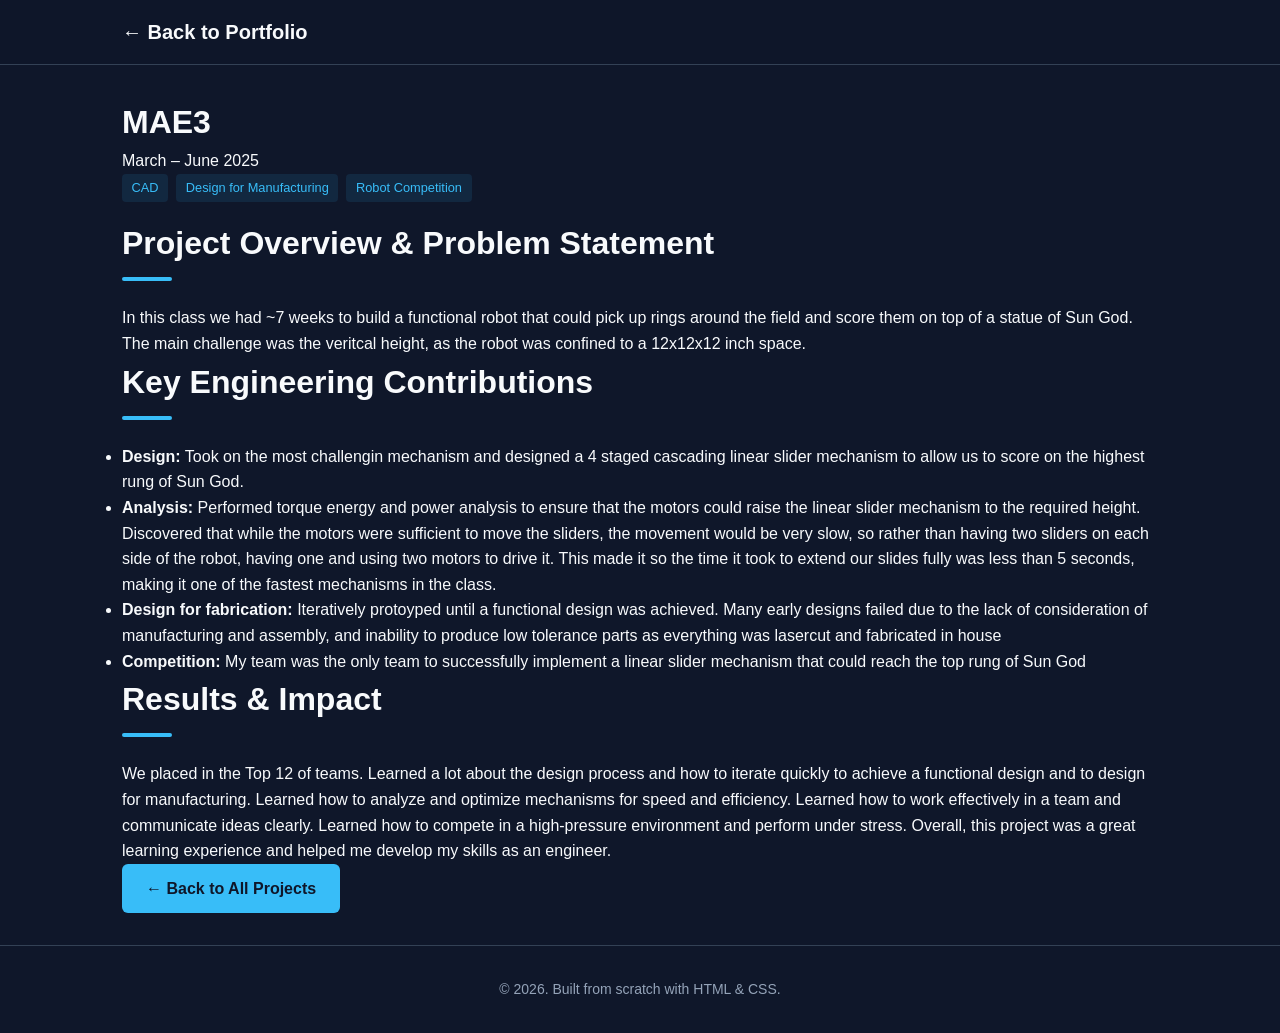
<file: project1.html>
<!DOCTYPE html>
<html lang="en">
<head>
  <meta charset="UTF-8">
  <meta name="viewport" content="width=device-width, initial-scale=1.0">
  <title>MAE3 | Portfolio</title>
  <link rel="stylesheet" href="style.css">
</head>
<body>

  <!-- Header / Navigation -->
  <header>
    <nav class="navbar">
      <a href="index.html" class="logo">← Back to Portfolio</a>
    </nav>
  </header>

  <!-- Main Project Article -->
  <main class="section project-detail">
    
    <!-- Title & Overview Header -->
    <div class="project-header">
      <h1>MAE3</h1>
      <p class="subtitle"> March – June 2025 </p>
      
      <div class="tags">
        <span class="tag">CAD</span>
        <span class="tag">Design for Manufacturing</span>
        <span class="tag">Robot Competition</span>
      </div>
    </div>


    <!-- Detailed Content Layout -->
    <div class="project-content">
      
      <!-- Section 1: Context & Problem -->
      <h2>Project Overview & Problem Statement</h2>
      <p>In this class we had ~7 weeks to build a functional robot that could pick up rings around the field and score them on top of a statue of Sun God. The main challenge was the veritcal height, as the robot was confined to a 12x12x12 inch space.  </p>

      <!-- Section 2: Key Engineering Contributions -->
      <h2>Key Engineering Contributions</h2>
      <ul>
        <li><strong>Design:</strong> Took on the most challengin mechanism and designed a 4 staged cascading linear slider mechanism to allow us to score on the highest rung of Sun God.</li>
        <li><strong>Analysis:</strong> Performed torque energy and power analysis to ensure that the motors could raise the linear slider mechanism to the required height. Discovered that while the motors were sufficient to move the sliders, the movement would be very slow, so rather than having two sliders on each side of the robot, having one and using two motors to drive it. This made it so the time it took to extend our slides fully was less than 5 seconds, making it one of the fastest mechanisms in the class.</li>
        <li><strong>Design for fabrication:</strong> Iteratively protoyped until a functional design was achieved. Many early designs failed due to the lack of consideration of manufacturing and assembly, and inability to produce low tolerance parts as everything was lasercut and fabricated in house</li>
        <li><strong>Competition:</strong> My team was the only team to successfully implement a linear slider mechanism that could reach the top rung of Sun God</li>
      </ul>

      <!-- Section 3: Outcomes / Next Steps -->
      <h2>Results & Impact</h2>
      <p> 
        We placed in the Top 12 of teams. Learned a lot about the design process and how to iterate quickly to achieve a functional design and to design for manufacturing. Learned how to analyze and optimize mechanisms for speed and efficiency. Learned how to work effectively in a team and communicate ideas clearly. Learned how to compete in a high-pressure environment and perform under stress. Overall, this project was a great learning experience and helped me develop my skills as an engineer.
      </p>

    </div>

    <!-- Back Button Footer -->
    <div class="project-footer">
      <a href="index.html#projects" class="btn">&larr; Back to All Projects</a>
    </div>

  </main>

  <footer>
    <p>&copy; 2026. Built from scratch with HTML & CSS.</p>
  </footer>

</body>
</html>
</file>
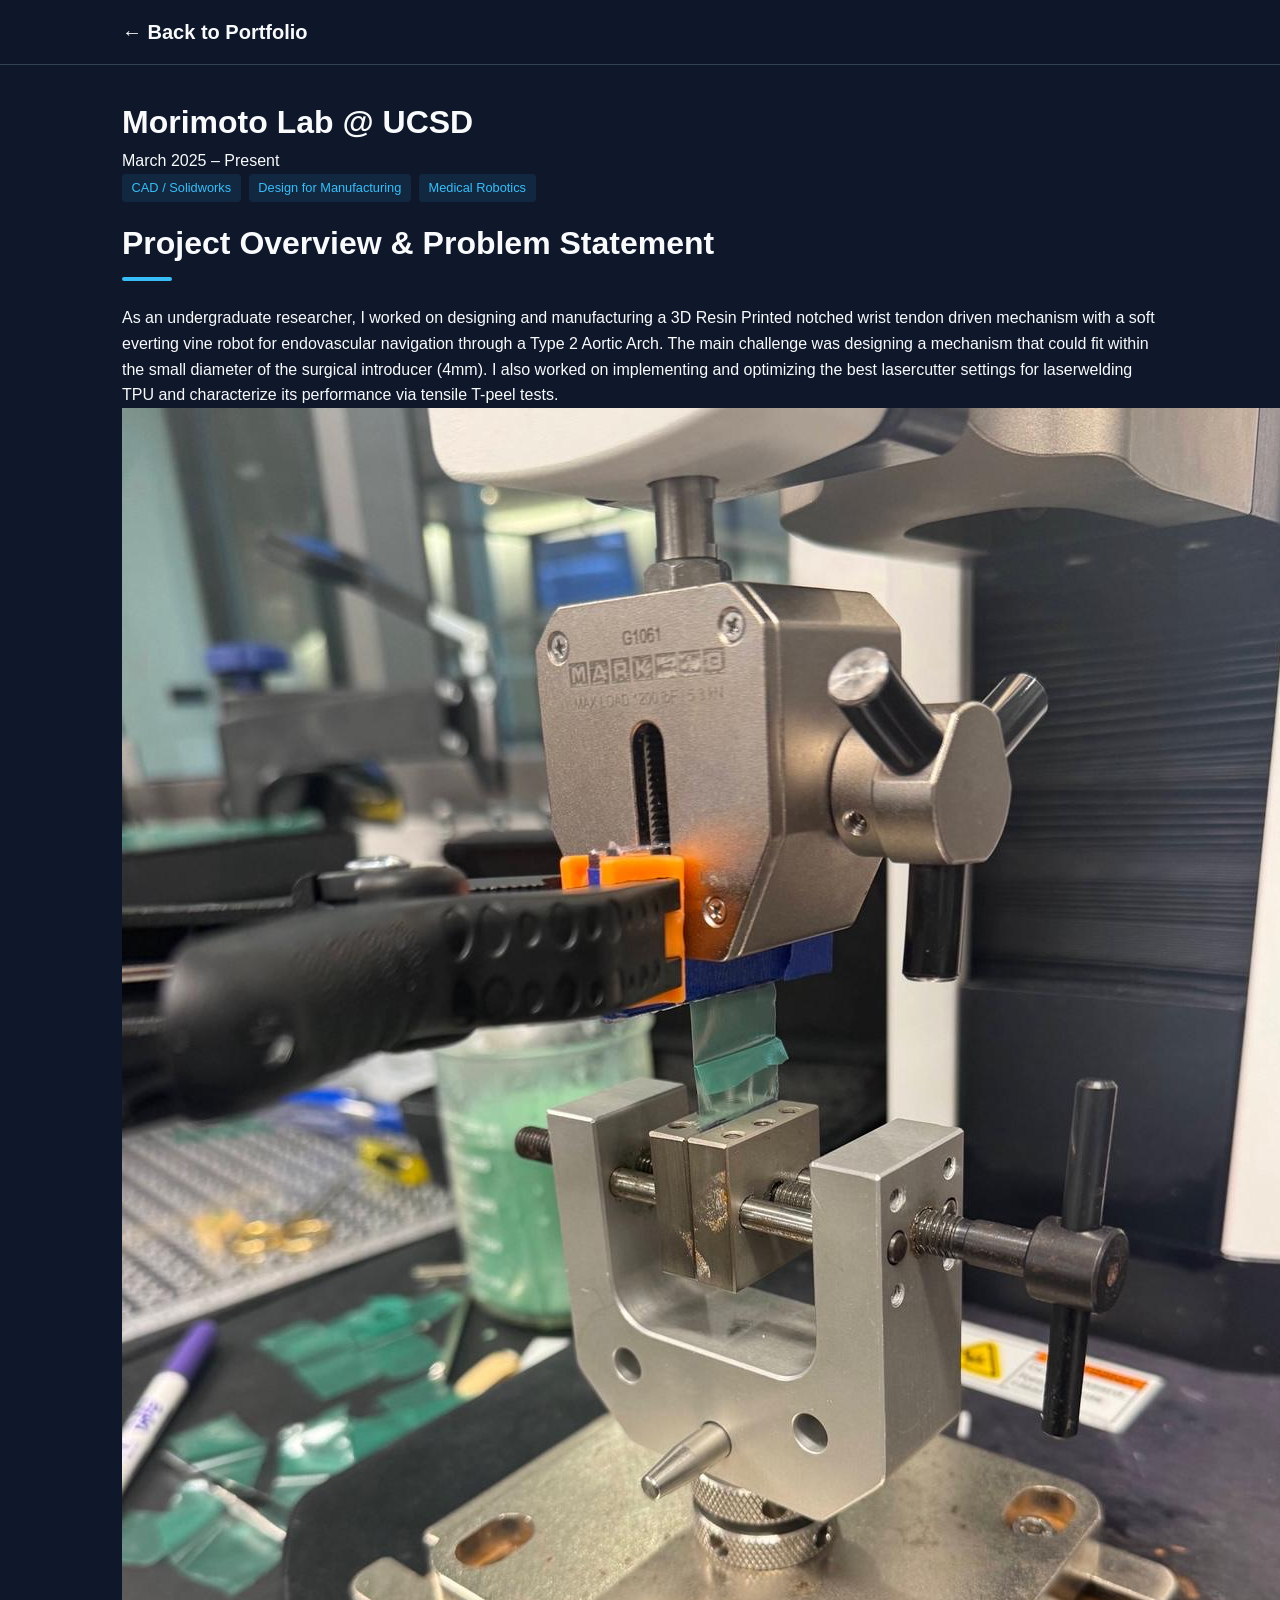
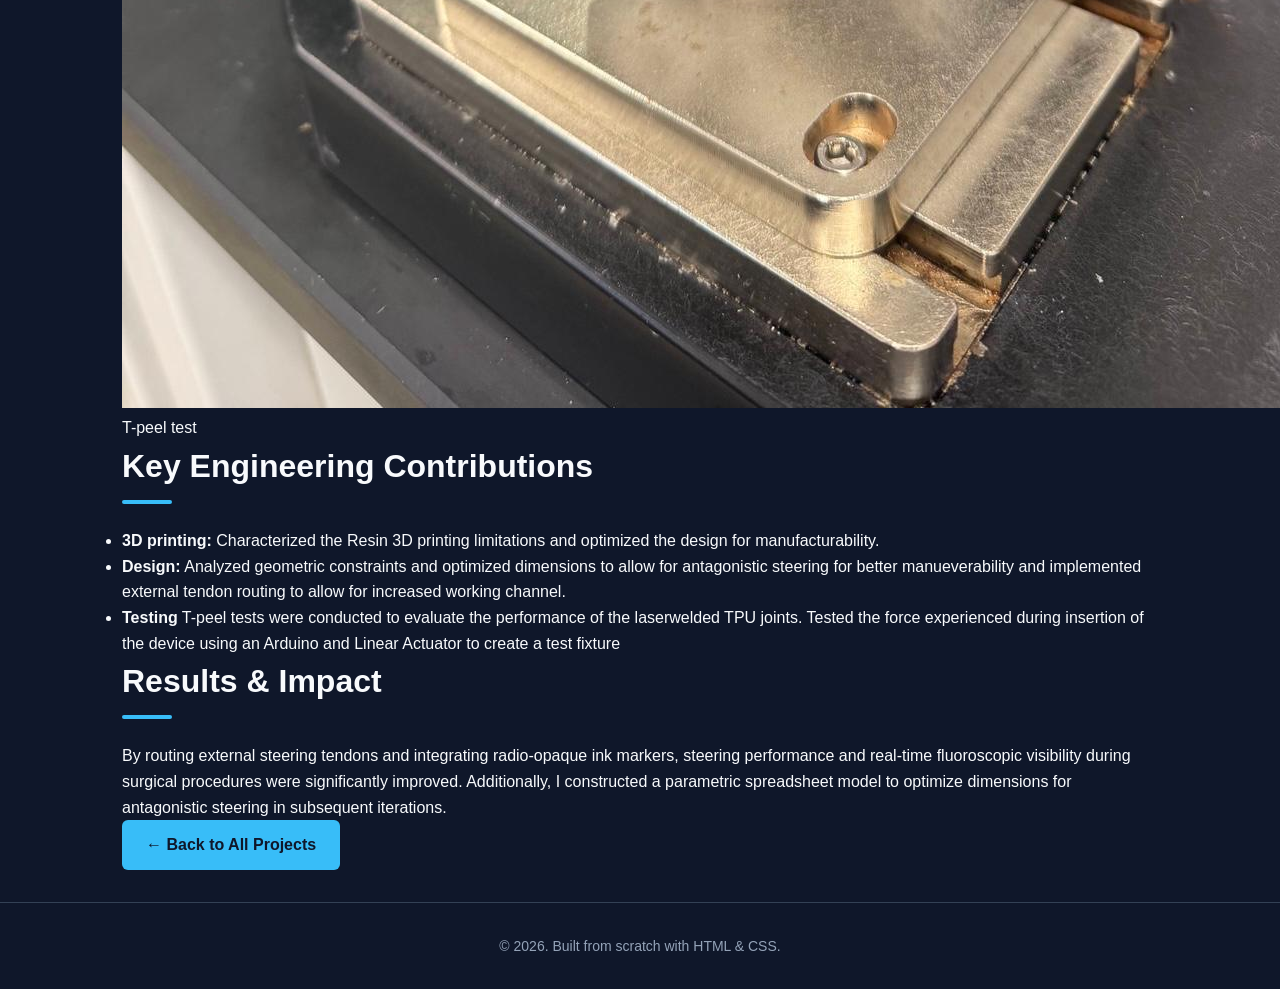
<file: project2.html>
<!DOCTYPE html>
<html lang="en">
<head>
  <meta charset="UTF-8">
  <meta name="viewport" content="width=device-width, initial-scale=1.0">
  <title> Surgical Robotics Lab | Portfolio</title>
  <link rel="stylesheet" href="style.css">
</head>
<body>

  <!-- Header / Navigation -->
  <header>
    <nav class="navbar">
      <a href="index.html" class="logo">← Back to Portfolio</a>
    </nav>
  </header>

  <!-- Main Project Article -->
  <main class="section project-detail">
    
    <!-- Title & Overview Header -->
    <div class="project-header">
      <h1>Morimoto Lab @ UCSD</h1>
      <p class="subtitle"> March 2025 – Present </p>
      
      <div class="tags">
        <span class="tag">CAD / Solidworks</span>
        <span class="tag">Design for Manufacturing</span>
        <span class="tag">Medical Robotics</span>
      </div>
    </div>

    <!-- Detailed Content Layout -->
    <div class="project-content">
      
      <!-- Section 1: Context & Problem -->
      <h2>Project Overview & Problem Statement</h2>
      <p>
        As an undergraduate researcher, I worked on designing and manufacturing a 3D Resin Printed notched wrist tendon driven mechanism with a soft everting vine robot for endovascular navigation through a Type 2 Aortic Arch. The main challenge was designing a mechanism that could fit within the small diameter of the surgical introducer (4mm). I also worked on implementing and optimizing the best lasercutter settings for laserwelding TPU and characterize its performance via tensile T-peel tests. </p>
      <!-- Image Grid / Visuals -->
      <div class="image-grid">
        <figure>
          <img src="images/tensiletesting.jpeg" alt="T-peel test setup for laserwelded TPU">
          <figcaption>T-peel test</figcaption>
        </figure>
      </div>

      <!-- Section 2: Key Engineering Contributions -->
      <h2>Key Engineering Contributions</h2>
      <ul>
        <li><strong>3D printing:</strong> Characterized the Resin 3D printing limitations and optimized the design for manufacturability.</li>
        <li><strong>Design:</strong> Analyzed geometric constraints and optimized dimensions to allow for antagonistic steering for better manueverability and implemented external tendon routing to allow for increased working channel. </li>
        <li><strong>Testing</strong> T-peel tests were conducted to evaluate the performance of the laserwelded TPU joints. Tested the force experienced during insertion of the device using an Arduino and Linear Actuator to create a test fixture</li>
      </ul>

      <!-- Section 3: Outcomes / Next Steps -->
      <h2>Results & Impact</h2>
      <p>
        By routing external steering tendons and integrating radio-opaque ink markers, steering performance and real-time fluoroscopic visibility during surgical procedures were significantly improved. Additionally, I constructed a parametric spreadsheet model to optimize dimensions for antagonistic steering in subsequent iterations.
      </p>

    </div>

    <!-- Back Button Footer -->
    <div class="project-footer">
      <a href="index.html#projects" class="btn">&larr; Back to All Projects</a>
    </div>

  </main>

  <footer>
    <p>&copy; 2026. Built from scratch with HTML & CSS.</p>
  </footer>

</body>
</html>
</file>
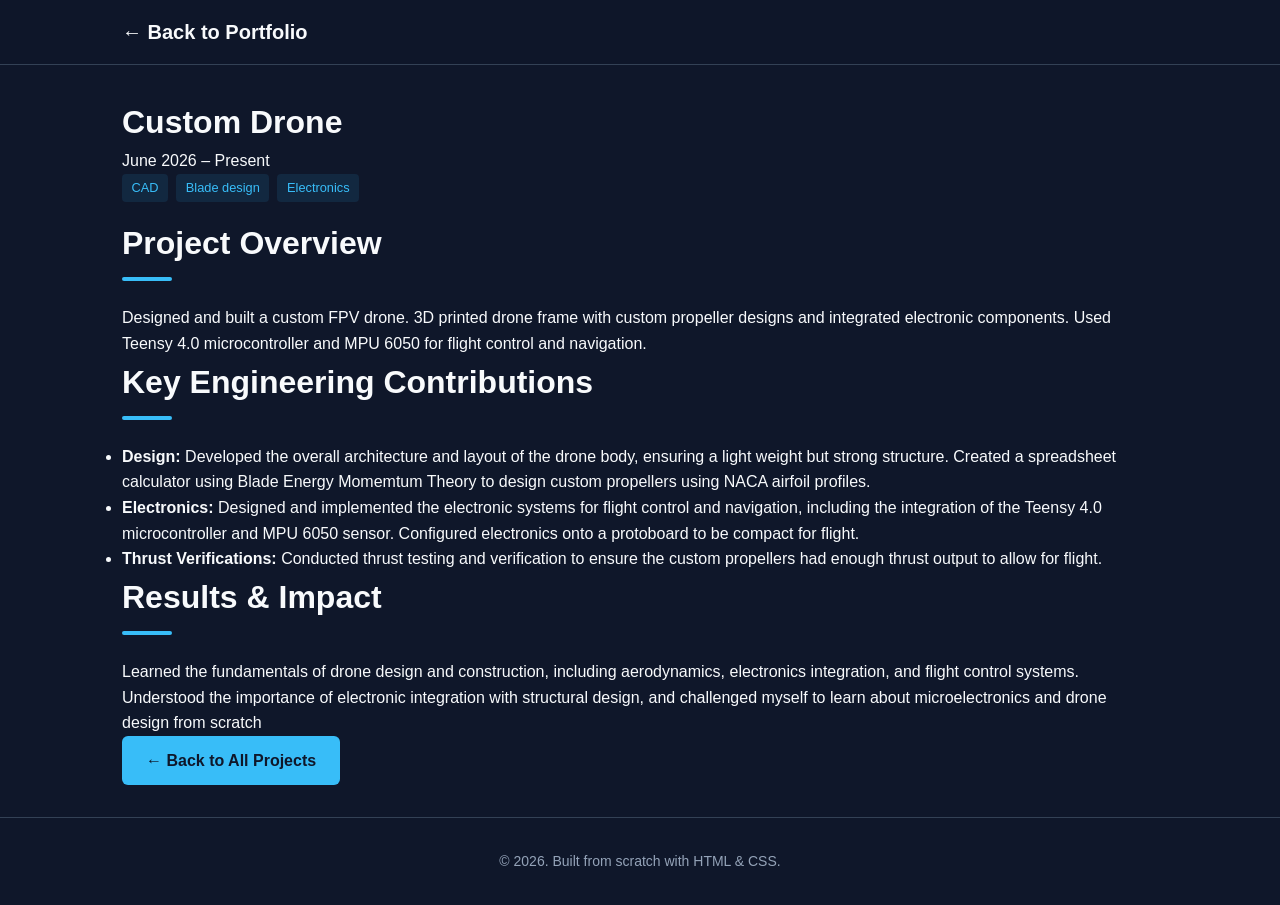
<file: project3.html>
<!DOCTYPE html>
<html lang="en">
<head>
  <meta charset="UTF-8">
  <meta name="viewport" content="width=device-width, initial-scale=1.0">
  <title>Custom drone | Portfolio</title>
  <link rel="stylesheet" href="style.css">
</head>
<body>

  <!-- Header / Navigation -->
  <header>
    <nav class="navbar">
      <a href="index.html" class="logo">← Back to Portfolio</a>
    </nav>
  </header>

  <!-- Main Project Article -->
  <main class="section project-detail">
    
    <!-- Title & Overview Header -->
    <div class="project-header">
      <h1>Custom Drone</h1>
      <p class="subtitle"> June 2026 – Present </p>
      
      <div class="tags">
        <span class="tag">CAD</span>
        <span class="tag">Blade design</span>
        <span class="tag">Electronics</span>
      </div>
    </div>

    <!-- Detailed Content Layout -->
    <div class="project-content">
      
      <!-- Section 1: Context & Problem -->
      <h2>Project Overview</h2>
      <p>Designed and built a custom FPV drone. 3D printed drone frame with custom propeller designs and integrated electronic components. Used Teensy 4.0 microcontroller and MPU 6050 for flight control and navigation.</p>
     

      <!-- Section 2: Key Engineering Contributions -->
      <h2>Key Engineering Contributions</h2>
      <ul>
        <li><strong>Design:</strong> Developed the overall architecture and layout of the drone body, ensuring a light weight but strong structure. Created a spreadsheet calculator using Blade Energy Momemtum Theory to design custom propellers using NACA airfoil profiles.</li>
        <li><strong>Electronics:</strong> Designed and implemented the electronic systems for flight control and navigation, including the integration of the Teensy 4.0 microcontroller and MPU 6050 sensor. Configured electronics onto a protoboard to be compact for flight.</li>
        <li><strong>Thrust Verifications:</strong> Conducted thrust testing and verification to ensure the custom propellers had enough thrust output to allow for flight.</li>
      </ul>

      <!-- Section 3: Outcomes / Next Steps -->
      <h2>Results & Impact</h2>
      <p> Learned the fundamentals of drone design and construction, including aerodynamics, electronics integration, and flight control systems. Understood the importance of electronic integration with structural design, and challenged myself to learn about microelectronics and drone design from scratch </p>

    </div>

    <!-- Back Button Footer -->
    <div class="project-footer">
      <a href="index.html#projects" class="btn">&larr; Back to All Projects</a>
    </div>

  </main>

  <footer>
    <p>&copy; 2026. Built from scratch with HTML & CSS.</p>
  </footer>

</body>
</html>
</file>
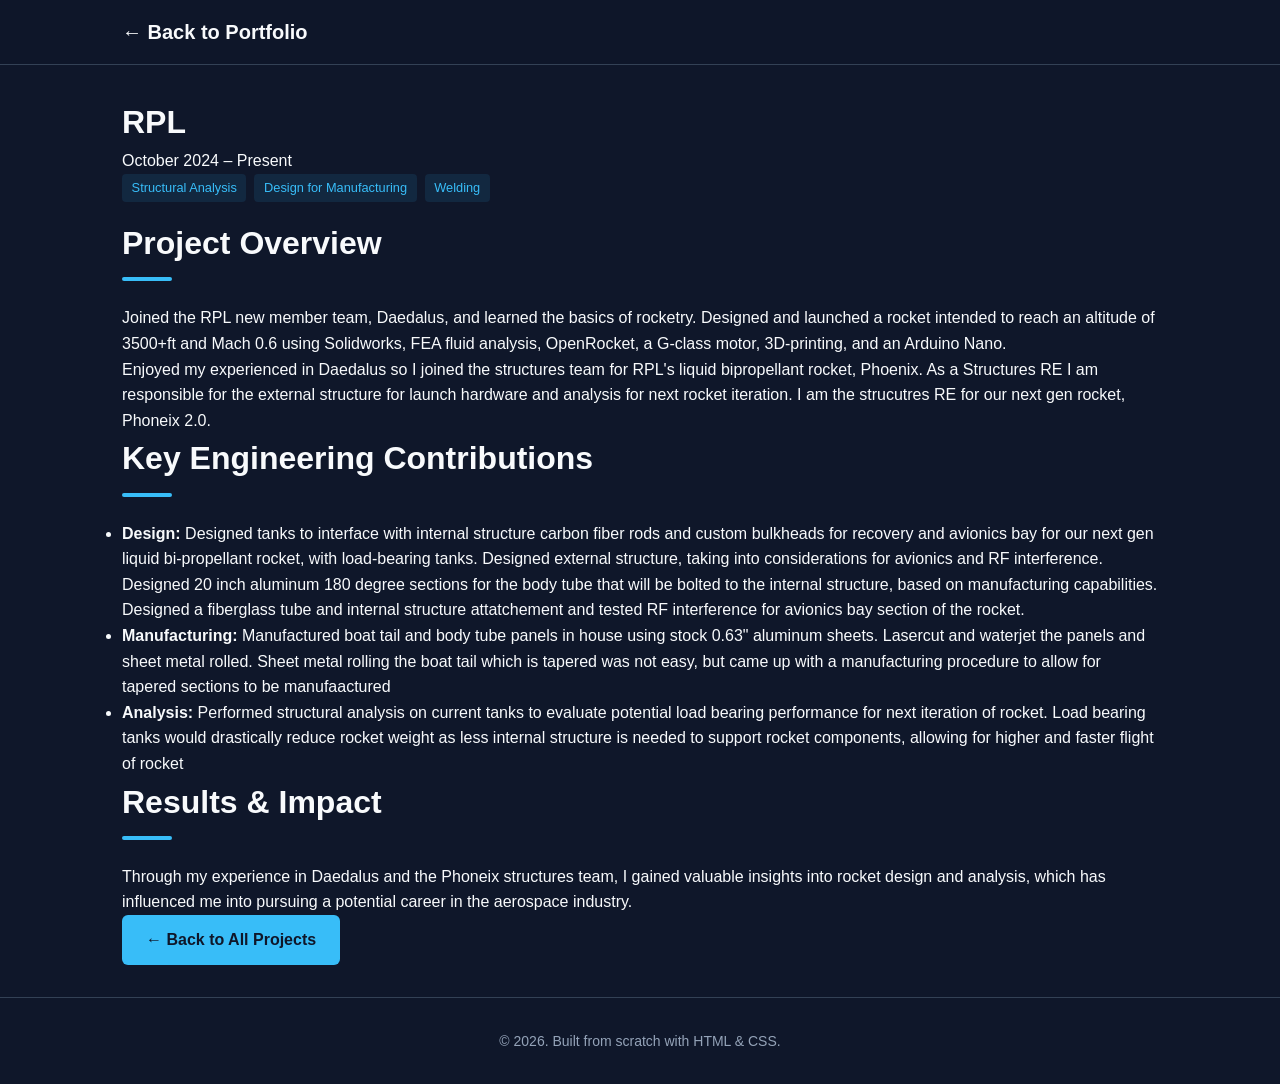
<file: project4.html>
<!DOCTYPE html>
<html lang="en">
<head>
  <meta charset="UTF-8">
  <meta name="viewport" content="width=device-width, initial-scale=1.0">
  <title>RPL | Portfolio</title>
  <link rel="stylesheet" href="style.css">
</head>
<body>

  <!-- Header / Navigation -->
  <header>
    <nav class="navbar">
      <a href="index.html" class="logo">← Back to Portfolio</a>
    </nav>
  </header>

  <!-- Main Project Article -->
  <main class="section project-detail">
    
    <!-- Title & Overview Header -->
    <div class="project-header">
      <h1>RPL</h1>
      <p class="subtitle"> October 2024 – Present </p>
      
      <div class="tags">
        <span class="tag">Structural Analysis</span>
        <span class="tag">Design for Manufacturing</span>
        <span class="tag">Welding</span>
      </div>
    </div>

     <!-- Detailed Content Layout -->
    <div class="project-content">
      
      <!-- Section 1: Context & Problem -->
      <h2>Project Overview</h2>
      <p> Joined the RPL new member team, Daedalus, and learned the basics of rocketry. Designed and launched a rocket intended to reach an altitude of 3500+ft and Mach 0.6 using Solidworks, FEA fluid analysis, OpenRocket, a G-class motor, 3D-printing, and an Arduino Nano. 
        </p>
    <p> Enjoyed my experienced in Daedalus so I joined the structures team for RPL's liquid bipropellant rocket, Phoenix. As a Structures RE I am responsible for the external structure for launch hardware and analysis for next rocket iteration. I am the strucutres RE for our next gen rocket, Phoneix 2.0.  
        </p>
      <!-- Section 2: Key Engineering Contributions -->
      <h2>Key Engineering Contributions</h2>
      <ul>
        <li><strong>Design:</strong> Designed tanks to interface with internal structure carbon fiber rods and custom bulkheads for recovery and avionics bay for our next gen liquid bi-propellant rocket, with load-bearing tanks. Designed external structure, taking into considerations for avionics and RF interference. Designed 20 inch aluminum 180 degree sections for the body tube that will be bolted to the internal structure, based on manufacturing capabilities. Designed a fiberglass tube and internal structure attatchement and tested RF interference for avionics bay section of the rocket.</li>
        <li><strong>Manufacturing:</strong> Manufactured boat tail and body tube panels in house using stock 0.63" aluminum sheets. Lasercut and waterjet the panels and sheet metal rolled. Sheet metal rolling the boat tail which is tapered was not easy, but came up with a manufacturing procedure to allow for tapered sections to be manufaactured</li>
        <li><strong>Analysis:</strong> Performed structural analysis on current tanks to evaluate potential load bearing performance for next iteration of rocket. Load bearing tanks would drastically reduce rocket weight as less internal structure is needed to support rocket components, allowing for higher and faster flight of rocket </li>
       
      </ul>

      <!-- Section 3: Outcomes / Next Steps -->
      <h2>Results & Impact</h2>
      <p>
        Through my experience in Daedalus and the Phoneix structures team, I gained valuable insights into rocket design and analysis, which has influenced me into pursuing a potential career in the aerospace industry.   </p>

    </div>

    <!-- Back Button Footer -->
    <div class="project-footer">
      <a href="index.html#projects" class="btn">&larr; Back to All Projects</a>
    </div>

  </main>

  <footer>
    <p>&copy; 2026. Built from scratch with HTML & CSS.</p>
  </footer>

</body>
</html>
</file>
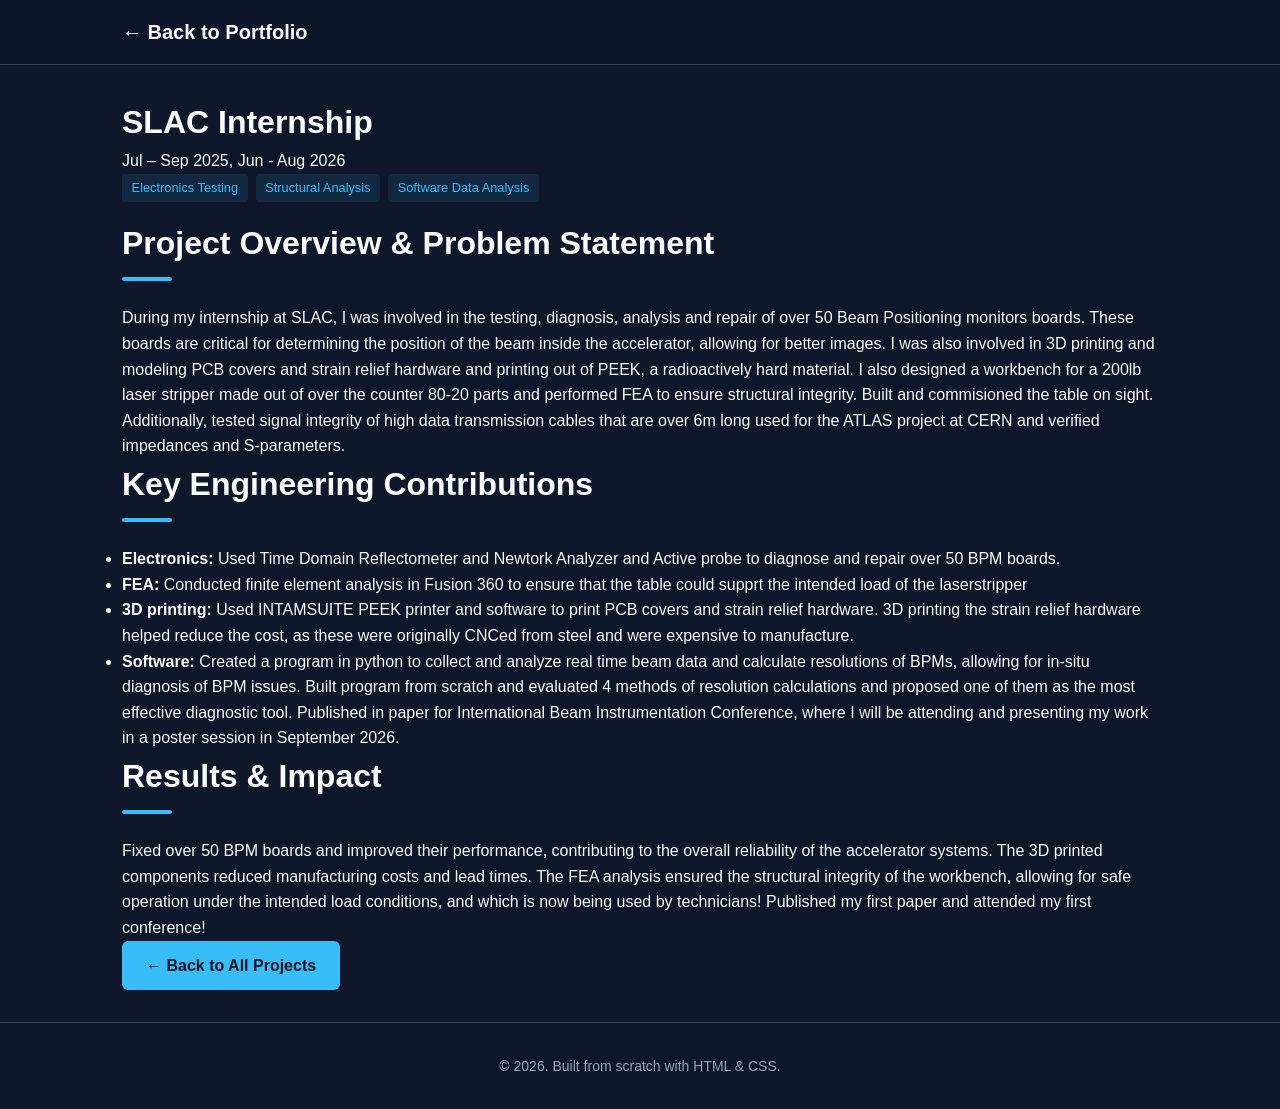
<file: project5.html>
<!DOCTYPE html>
<html lang="en">
<head>
  <meta charset="UTF-8">
  <meta name="viewport" content="width=device-width, initial-scale=1.0">
  <title>SLAC Internship | Portfolio</title>
  <link rel="stylesheet" href="style.css">
</head>
<body>

  <!-- Header / Navigation -->
  <header>
    <nav class="navbar">
      <a href="index.html" class="logo">← Back to Portfolio</a>
    </nav>
  </header>

  <!-- Main Project Article -->
  <main class="section project-detail">
    
    <!-- Title & Overview Header -->
    <div class="project-header">
      <h1>SLAC Internship</h1>
      <p class="subtitle"> Jul – Sep 2025, Jun - Aug 2026 </p>
      
      <div class="tags">
        <span class="tag">Electronics Testing</span>
        <span class="tag">Structural Analysis</span>
        <span class="tag">Software Data Analysis</span>
      </div>
    </div>

    
    <!-- Detailed Content Layout -->
    <div class="project-content">
      
      <!-- Section 1: Context & Problem -->
      <h2>Project Overview & Problem Statement</h2>
      <p>During my internship at SLAC, I was involved in the testing, diagnosis, analysis and repair of over 50 Beam Positioning monitors boards. These boards are critical for determining the position of the beam inside the accelerator, allowing for better images. I was also involved in 3D printing and modeling PCB covers and strain relief hardware and printing out of PEEK, a radioactively hard material. I also designed a workbench for a 200lb laser stripper made out of over the counter 80-20 parts and performed FEA to ensure structural integrity. Built and commisioned the table on sight. Additionally, tested signal integrity of high data transmission cables that are over 6m long used for the ATLAS project at CERN and verified impedances and S-parameters.</p>

      <!-- Section 2: Key Engineering Contributions -->
      <h2>Key Engineering Contributions</h2>
      <ul>
        <li><strong>Electronics:</strong> Used Time Domain Reflectometer and Newtork Analyzer and Active probe to diagnose and repair over 50 BPM boards. </li>
        <li><strong>FEA:</strong> Conducted finite element analysis in Fusion 360 to ensure that the table could supprt the intended load of the laserstripper </li>
        <li><strong>3D printing:</strong> Used INTAMSUITE PEEK printer and software to print PCB covers and strain relief hardware. 3D printing the strain relief hardware helped reduce the cost, as these were originally CNCed from steel and were expensive to manufacture. </li>
        <li><strong>Software:</strong> Created a program in python to collect and analyze real time beam data and calculate resolutions of BPMs, allowing for in-situ diagnosis of BPM issues. Built program from scratch and evaluated 4 methods of resolution calculations and proposed one of them as the most effective diagnostic tool. Published in paper for International Beam Instrumentation Conference, where I will be attending and presenting my work in a poster session in September 2026. </li>

    </ul>

      <!-- Section 3: Outcomes / Next Steps -->
      <h2>Results & Impact</h2>
      <p>
        Fixed over 50 BPM boards and improved their performance, contributing to the overall reliability of the accelerator systems. The 3D printed components reduced manufacturing costs and lead times. The FEA analysis ensured the structural integrity of the workbench, allowing for safe operation under the intended load conditions, and which is now being used by technicians! Published my first paper and attended my first conference!
      </p>

    </div>

    <!-- Back Button Footer -->
    <div class="project-footer">
      <a href="index.html#projects" class="btn">&larr; Back to All Projects</a>
    </div>

  </main>

  <footer>
    <p>&copy; 2026. Built from scratch with HTML & CSS.</p>
  </footer>

</body>
</html>
</file>
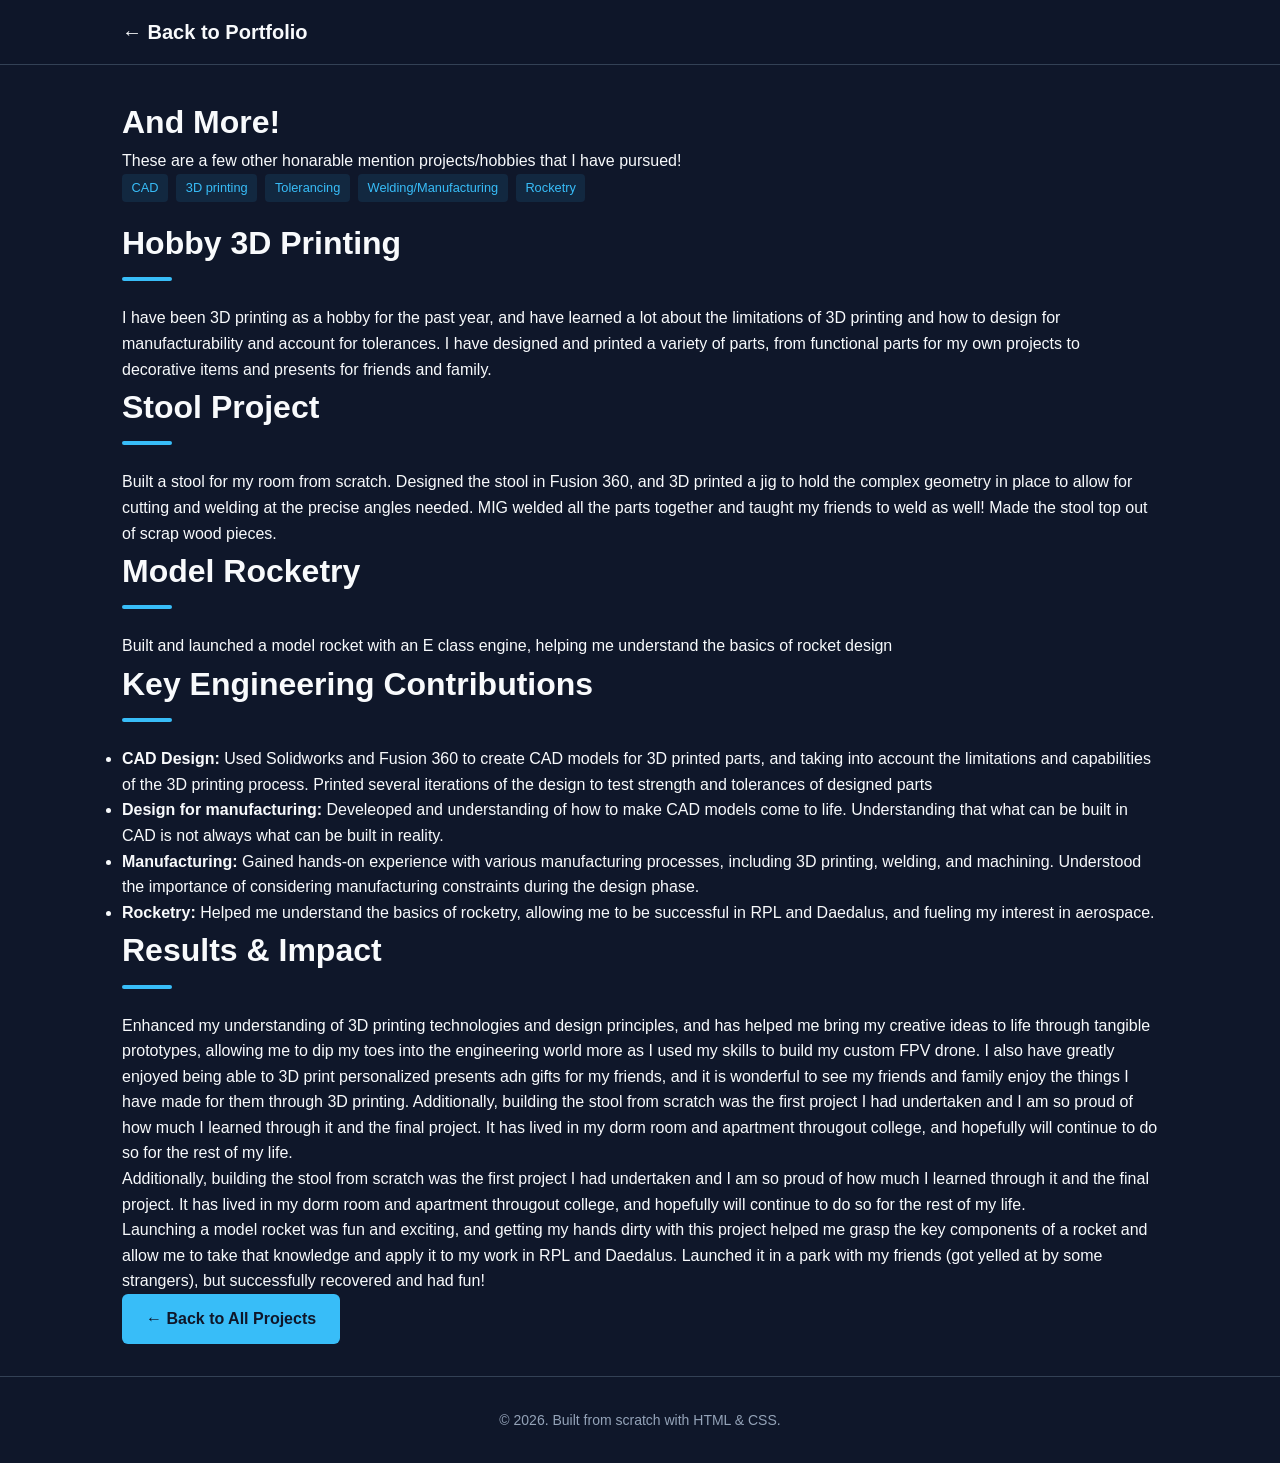
<file: project6.html>
<!DOCTYPE html>
<html lang="en">
<head>
  <meta charset="UTF-8">
  <meta name="viewport" content="width=device-width, initial-scale=1.0">
  <title>And More! | Portfolio</title>
  <link rel="stylesheet" href="style.css">
</head>
<body>

  <!-- Header / Navigation -->
  <header>
    <nav class="navbar">
      <a href="index.html" class="logo">← Back to Portfolio</a>
    </nav>
  </header>

  <!-- Main Project Article -->
  <main class="section project-detail">
    
    <!-- Title & Overview Header -->
    <div class="project-header">
      <h1>And More!</h1>
      <p class="subtitle"> These are a few other honarable mention projects/hobbies that I have pursued! </p>
      
      <div class="tags">
        <span class="tag">CAD</span>
        <span class="tag">3D printing</span>
        <span class="tag">Tolerancing</span>
        <span class="tag">Welding/Manufacturing</span>
        <span class="tag">Rocketry</span>


      </div>
    </div>


    <!-- Detailed Content Layout -->
    <div class="project-content">
      
      <!-- Section 1: Context & Problem -->
      <h2>Hobby 3D Printing</h2>
      <p> 
        I have been 3D printing as a hobby for the past year, and have learned a lot about the limitations of 3D printing and how to design for manufacturability and account for tolerances. I have designed and printed a variety of parts, from functional parts for my own projects to decorative items and presents for friends and family.
      </p>

      <h2>Stool Project</h2>
      <p> Built a stool for my room from scratch. Designed the stool in Fusion 360, and 3D printed a jig to hold the complex geometry in place to allow for cutting and welding at the precise angles needed. MIG welded all the parts together and taught my friends to weld as well! Made the stool top out of scrap wood pieces.
      </p>

      <h2>Model Rocketry</h2>
      <p> Built and launched a model rocket with an E class engine, helping me understand the basics of rocket design</p>

      <!-- Section 2: Key Engineering Contributions -->
      <h2>Key Engineering Contributions</h2>
      <ul>
        <li><strong>CAD Design:</strong> Used Solidworks and Fusion 360 to create CAD models for 3D printed parts, and taking into account the limitations and capabilities of the 3D printing process. Printed several iterations of the design to test strength and tolerances of designed parts </li>
        <li><strong>Design for manufacturing:</strong> Develeoped and understanding of how to make CAD models come to life. Understanding that what can be built in CAD is not always what can be built in reality.</li>
        <li><strong>Manufacturing:</strong> Gained hands-on experience with various manufacturing processes, including 3D printing, welding, and machining. Understood the importance of considering manufacturing constraints during the design phase.</li>
        <li><strong>Rocketry:</strong> Helped me understand the basics of rocketry, allowing me to be successful in RPL and Daedalus, and fueling my interest in aerospace. </li>

      </ul>

      <!-- Section 3: Outcomes / Next Steps -->
      <h2>Results & Impact</h2>
      <p>
       Enhanced my understanding of 3D printing technologies and design principles, and has helped me bring my creative ideas to life through tangible prototypes, allowing me to dip my toes into the engineering world more as I used my skills to build my custom FPV drone. I also have greatly enjoyed being able to 3D print personalized presents adn gifts for my friends, and it is wonderful to see my friends and family enjoy the things I have made for them through 3D printing. Additionally, building the stool from scratch was the first project I had undertaken and I am so proud of how much I learned through it and the final project. It has lived in my dorm room and apartment througout college, and hopefully will continue to do so for the rest of my life.
      </p>
       <p>
       Additionally, building the stool from scratch was the first project I had undertaken and I am so proud of how much I learned through it and the final project. It has lived in my dorm room and apartment througout college, and hopefully will continue to do so for the rest of my life.
      </p>
       <p>
        Launching a model rocket was fun and exciting, and getting my hands dirty with this project helped me grasp the key components of a rocket and allow me to take that knowledge and apply it to my work in RPL and Daedalus. Launched it in a park with my friends (got yelled at by some strangers), but successfully recovered and had fun!  </p>

    </div>

    <!-- Back Button Footer -->
    <div class="project-footer">
      <a href="index.html#projects" class="btn">&larr; Back to All Projects</a>
    </div>

  </main>

  <footer>
    <p>&copy; 2026. Built from scratch with HTML & CSS.</p>
  </footer>

</body>
</html>
</file>
<file: style.css>
/* --- Base Styles & Variables --- */
:root {
  --bg-color: #0f172a;       /* Dark slate blue background */
  --card-bg: #1e293b;        /* Slightly lighter slate for cards */
  --text-main: #f8fafc;      /* Bright off-white text */
  --text-muted: #94a3b8;     /* Muted gray text */
  --accent: #38bdf8;         /* Cyan accent color */
  --accent-hover: #0284c7;   /* Darker cyan for buttons */
  --border: #334155;
  --font-family: -apple-system, BlinkMacSystemFont, "Segoe UI", Roboto, Helvetica, Arial, sans-serif;
}

* {
  margin: 0;
  padding: 0;
  box-sizing: border-box;
}

html {
  scroll-behavior: smooth;
}

body {
  background-color: var(--bg-color);
  color: var(--text-main);
  font-family: var(--font-family);
  line-height: 1.6;
}

a {
  color: var(--accent);
  text-decoration: none;
  transition: color 0.2s ease;
}

/* --- Navigation --- */
header {
  position: sticky;
  top: 0;
  background-color: rgba(15, 23, 42, 0.9);
  backdrop-filter: blur(8px);
  border-bottom: 1px solid var(--border);
  z-index: 100;
}

.navbar {
  max-width: 1100px;
  margin: 0 auto;
  padding: 1rem 2rem;
  display: flex;
  justify-content: space-between;
  align-items: center;
}

.logo {
  font-weight: 700;
  font-size: 1.25rem;
  color: var(--text-main);
}

.nav-links {
  display: flex;
  list-style: none;
  gap: 1.5rem;
}

.nav-links a {
  color: var(--text-muted);
  font-weight: 500;
}

.nav-links a:hover {
  color: var(--accent);
}

/* --- Sections Common --- */
.section {
  max-width: 1100px;
  margin: 0 auto;
  padding: 2rem 2rem;
}

.section h2 {
  font-size: 2rem;
  margin-bottom: 1.5rem;
  position: relative;
}

.section h2::after {
  content: '';
  display: block;
  width: 50px;
  height: 4px;
  background-color: var(--accent);
  margin-top: 0.5rem;
  border-radius: 2px;
}

/* --- Hero Section --- */
.hero {
  max-width: 1100px;
  margin: 0 auto;
  padding: 6rem 2rem 0.5rem;
}

.hero h1 {
  font-size: 3rem;
  line-height: 1.2;
  margin-bottom: 1rem;
}

.highlight {
  color: var(--accent);
}

.hero p {
  font-size: 1.25rem;
  color: var(--text-muted);
  max-width: 600px;
  margin-bottom: 2rem;
}

/* --- Buttons --- */
.btn {
  display: inline-block;
  background-color: var(--accent);
  color: #0f172a;
  padding: 0.75rem 1.5rem;
  border-radius: 6px;
  font-weight: 600;
  transition: background-color 0.2s ease, transform 0.2s ease;
}

.btn:hover {
  background-color: var(--accent-hover);
  color: #ffffff;
  transform: translateY(-2px);
}

.btn-outline {
  background-color: transparent;
  border: 1px solid var(--accent);
  color: var(--accent);
  margin-left: 0.5rem;
}

.btn-outline:hover {
  background-color: var(--accent);
  color: #0f172a;
}

/* --- Project Grid --- */
.project-grid {
  display: grid;
  grid-template-columns: repeat(auto-fit, minmax(300px, 1fr));
  gap: 2rem;
}

.project-card {
  background-color: var(--card-bg);
  border: 1px solid var(--border);
  border-radius: 8px;
  overflow: hidden;
  display: flex;
  flex-direction: column;
  transition: transform 0.2s ease, box-shadow 0.2s ease;
}

.project-card:hover {
  transform: translateY(-4px);
  box-shadow: 0 10px 20px rgba(0, 0, 0, 0.3);
}

.placeholder-img {
  height: 180px;
  background-color: #334155;
}

.card-body {
  padding: 1.5rem;
  display: flex;
  flex-direction: column;
  flex-grow: 1;
}

.card-body h3 {
  margin-bottom: 0.5rem;
}

.card-body p {
  color: var(--text-muted);
  font-size: 0.95rem;
  margin-bottom: 1rem;
  flex-grow: 1;
}

.card-image img {
  width: 100%;
  height: 200px;         /* Adjust height as needed */
  object-fit: cover;     /* Crops image neatly to fit without stretching */
  display: block;
}

.tags {
  display: flex;
  flex-wrap: wrap;
  gap: 0.5rem;
  margin-bottom: 1rem;
}

.tag {
  background-color: rgba(56, 189, 248, 0.1);
  color: var(--accent);
  font-size: 0.8rem;
  padding: 0.25rem 0.6rem;
  border-radius: 4px;
}

.card-link {
  font-weight: 600;
  font-size: 0.9rem;
}

/* --- Skills --- */
.skills-list {
  display: flex;
  flex-wrap: wrap;
  gap: 0.75rem;
}

.skill-pill {
  background-color: var(--card-bg);
  border: 1px solid var(--border);
  padding: 0.5rem 1rem;
  border-radius: 20px;
  font-size: 0.95rem;
}

/* --- Contact & Footer --- */
.contact-links {
  margin-top: 1.5rem;
  display: flex;
  gap: 0.5rem;
  flex-wrap: wrap;
}

footer {
  text-align: center;
  padding: 2rem;
  border-top: 1px solid var(--border);
  color: var(--text-muted);
  font-size: 0.875rem;
}

/* --- Mobile Responsiveness --- */
@media (max-width: 768px) {
  .hero h1 {
    font-size: 2.25rem;
  }
  .navbar {
    flex-direction: column;
    gap: 1rem;
  }

/* --- Project Detail Page Styling --- */

.project-detail {
  max-width: 850px; /* Slightly narrower reading width for case studies */
}

.project-header h1 {
  font-size: 2.5rem;
  margin-bottom: 0.25rem;
}

.subtitle {
  color: var(--text-muted);
  font-size: 1.1rem;
  margin-bottom: 1rem;
}

.project-hero-image img {
  width: 100%;
  max-height: 400px;
  object-fit: cover;
  border-radius: 8px;
  border: 1px solid var(--border);
  margin: 2rem 0;
}

.project-content h2 {
  font-size: 1.5rem;
  margin: 2rem 0 1rem;
}

.project-content p, 
.project-content ul {
  color: var(--text-muted);
  margin-bottom: 1.25rem;
  font-size: 1.05rem;
}

.project-content ul {
  padding-left: 1.5rem;
}

.project-content li {
  margin-bottom: 0.5rem;
}

/* Image Grid for Screenshots / CAD Photos */
.image-grid {
  display: grid;
  grid-template-columns: repeat(auto-fit, minmax(280px, 1fr));
  gap: 1.5rem;
  margin: 2rem 0;
}

.image-grid figure {
  margin: 0;
}

.image-grid img {
  width: 100%;
  height: 200px;
  object-fit: cover;
  border-radius: 6px;
  border: 1px solid var(--border);
}

figcaption {
  font-size: 0.85rem;
  color: var(--text-muted);
  margin-top: 0.5rem;
  text-align: center;
}

.project-footer {
  margin-top: 3rem;
  padding-top: 2rem;
  border-top: 1px solid var(--border);
}s
}
</file>
